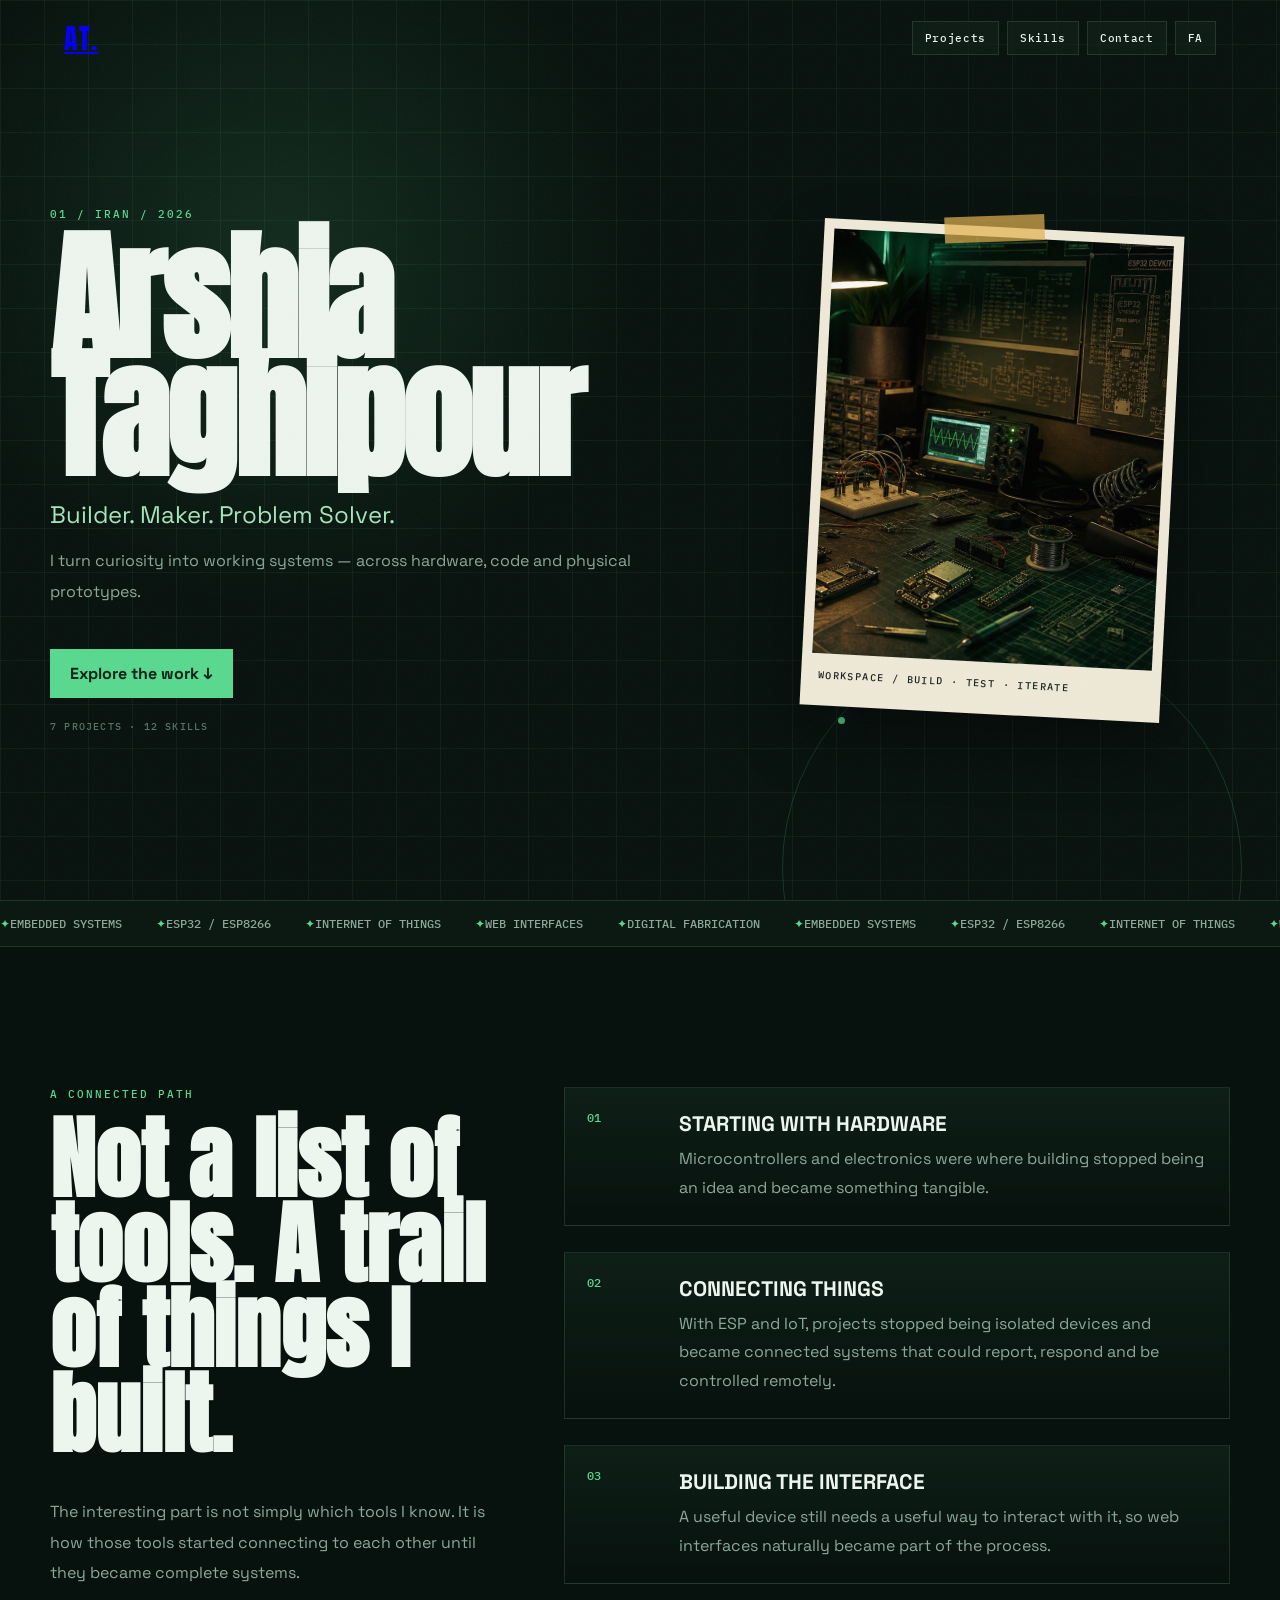
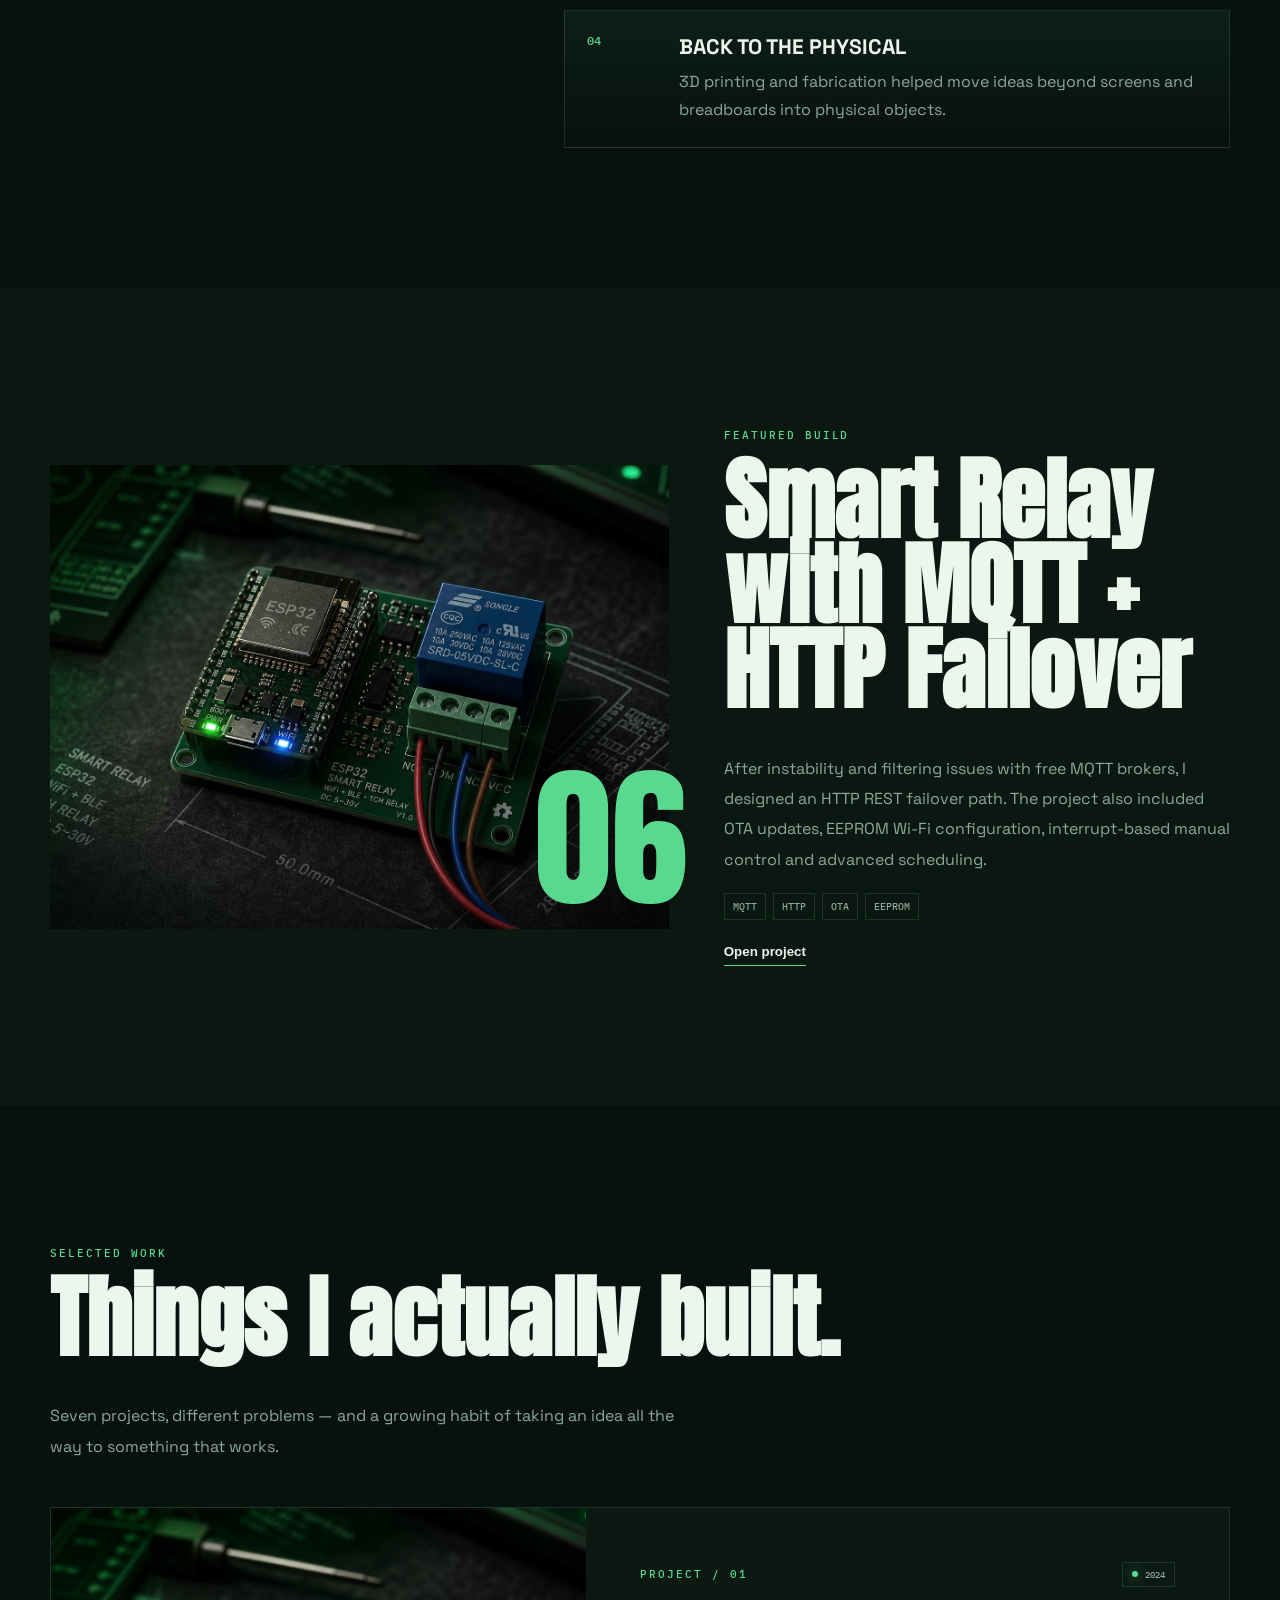
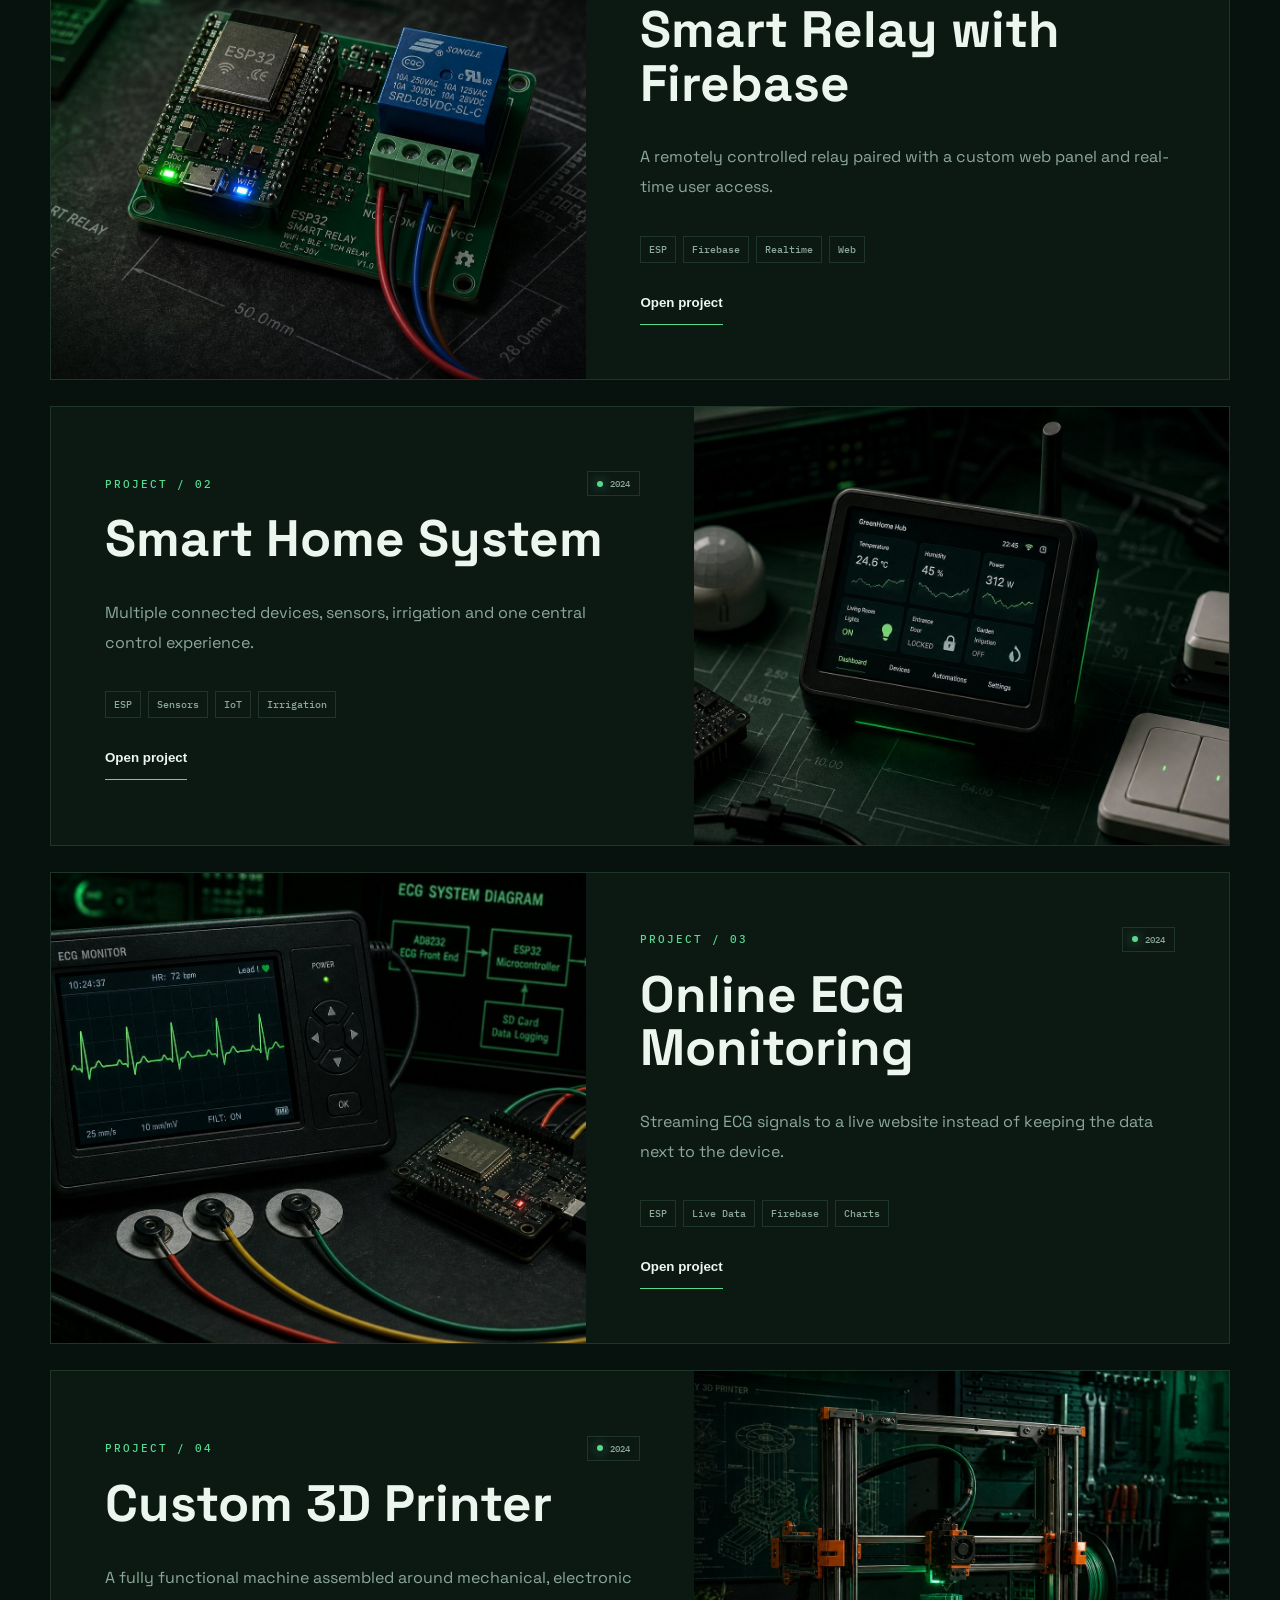
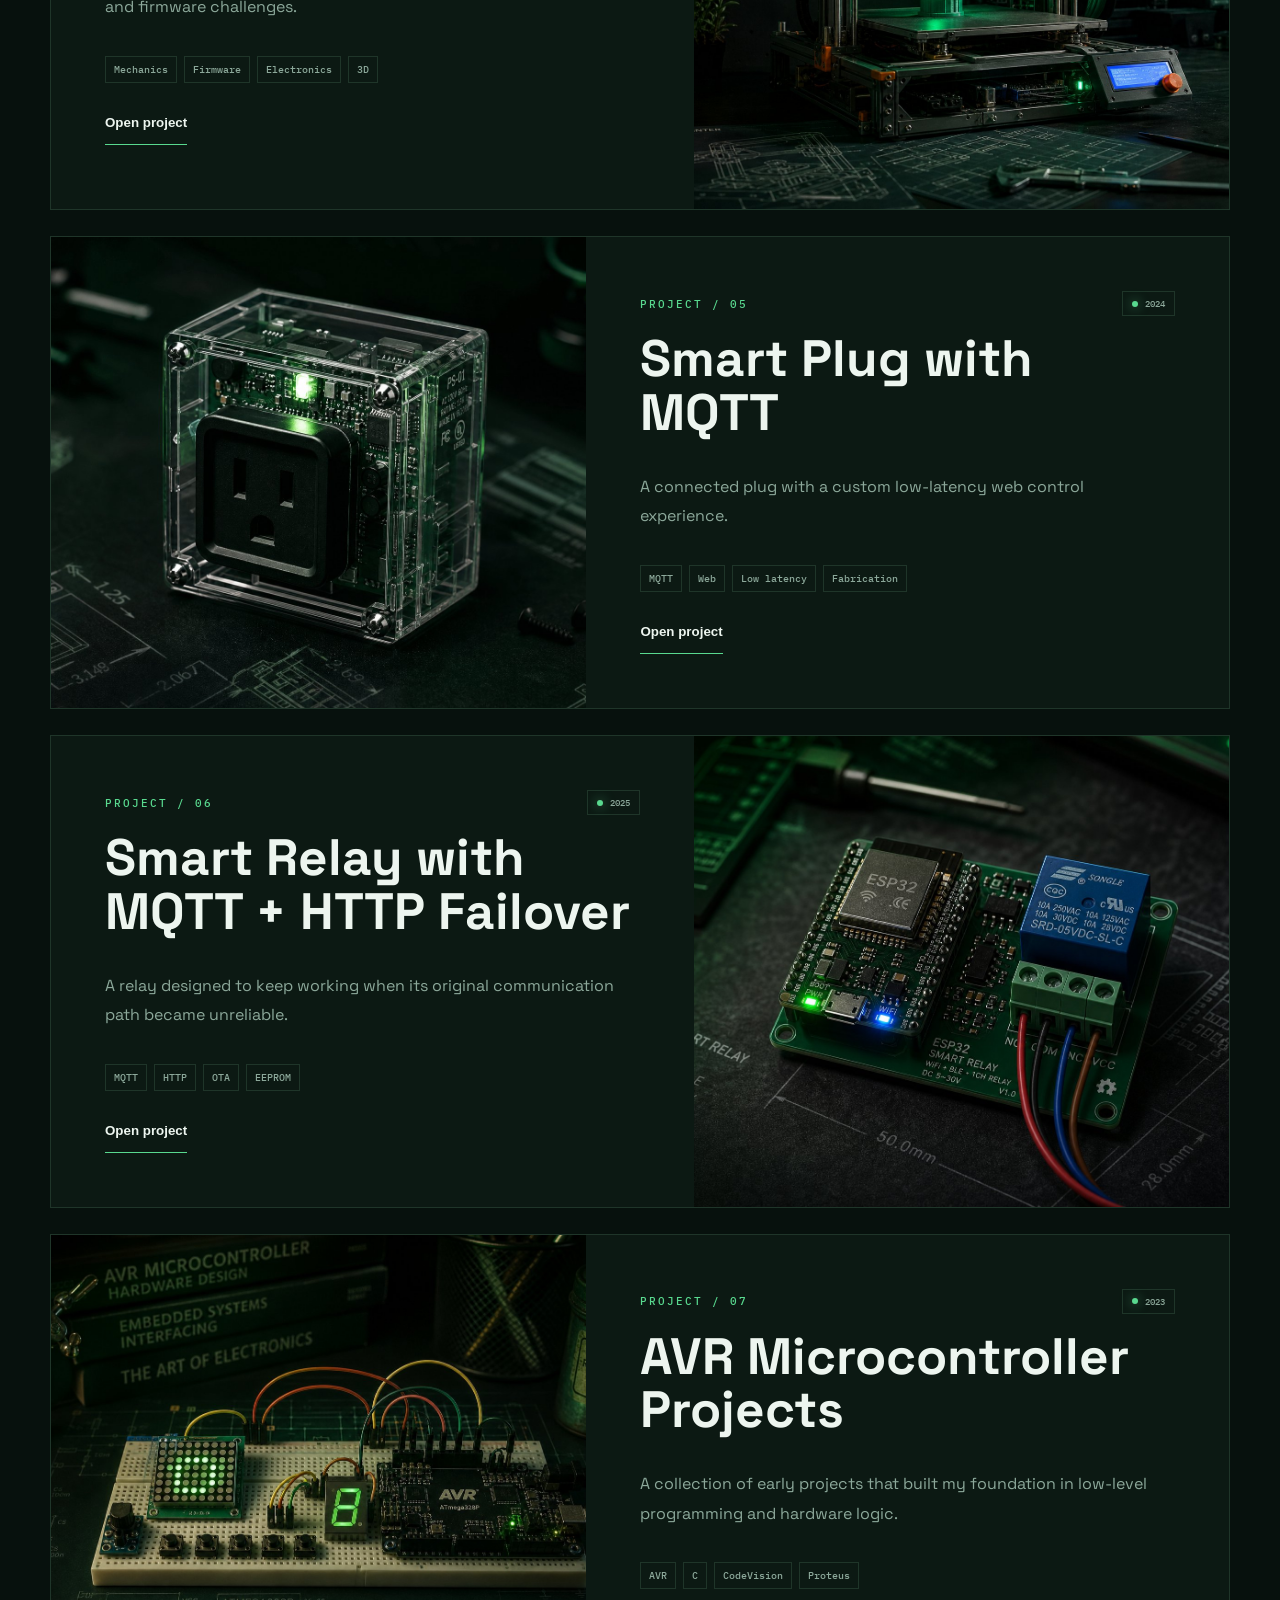
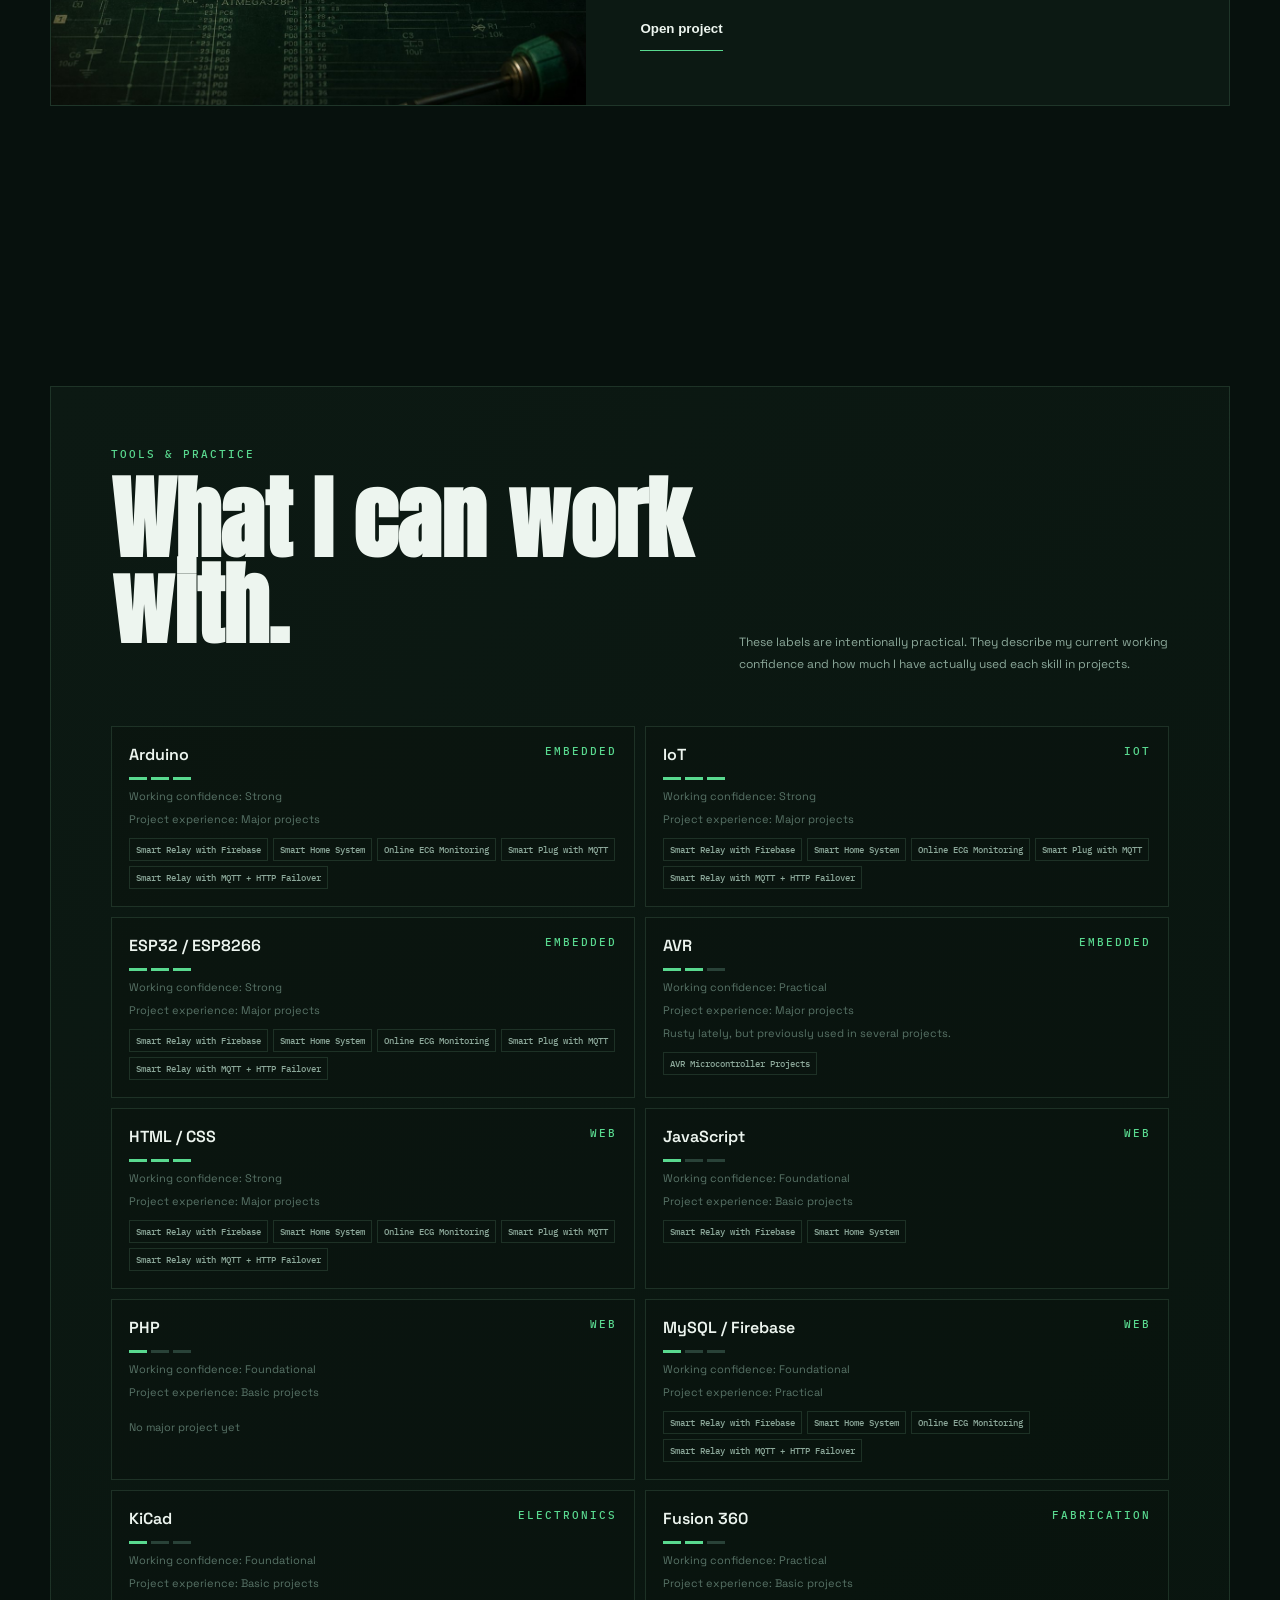
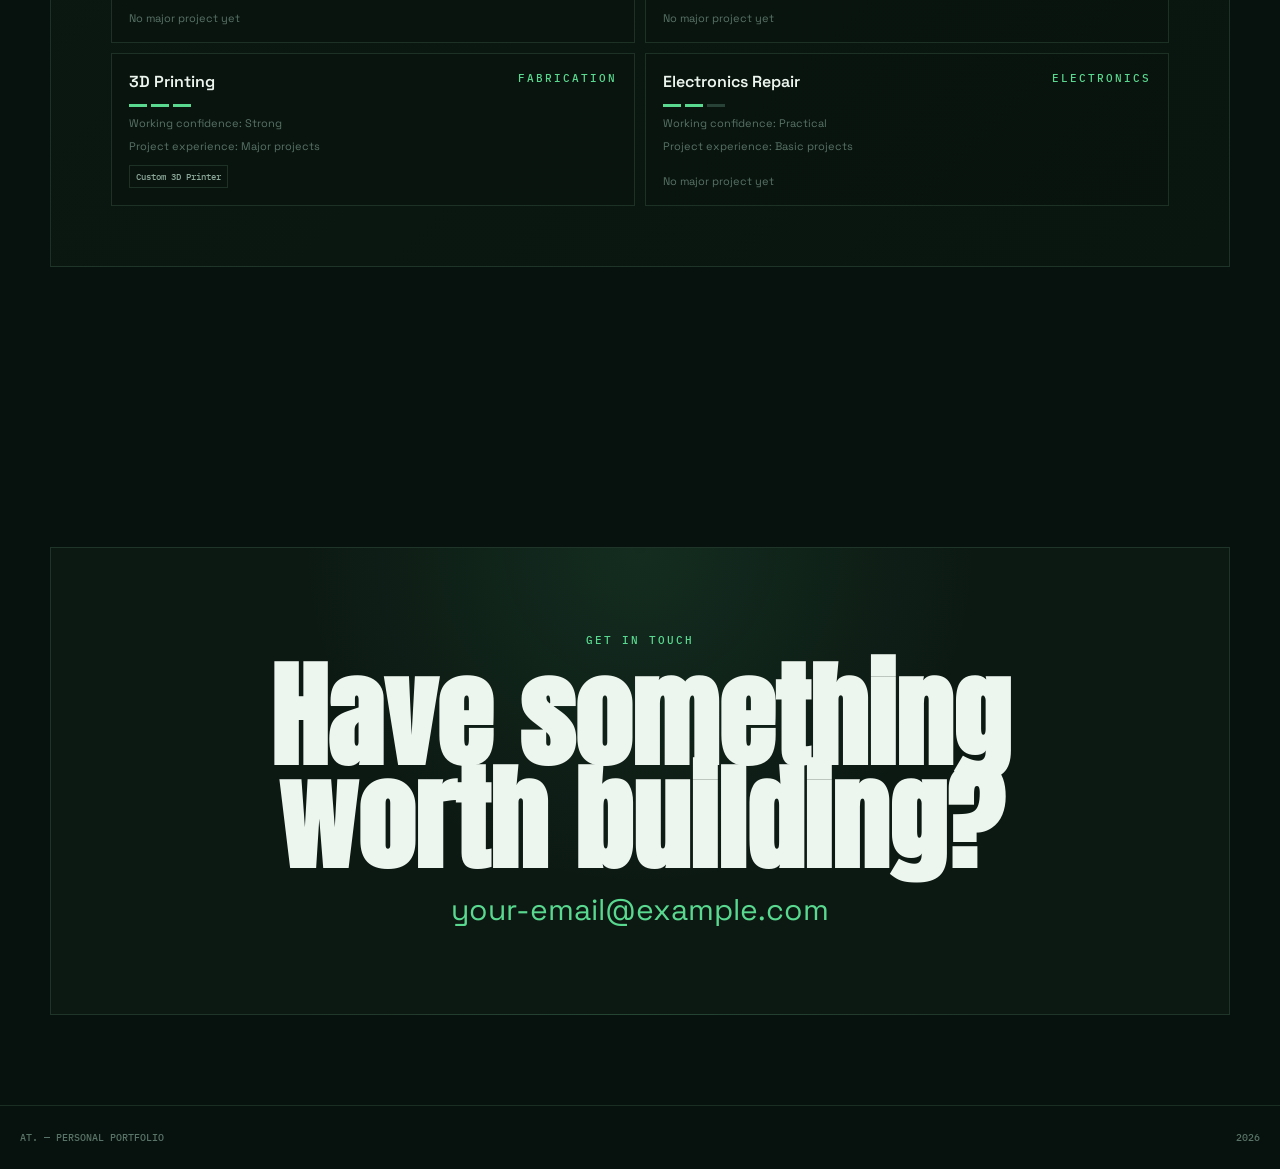
<file: index.html>
<!doctype html>
<html lang="en" dir="ltr">
<head>
  <meta charset="UTF-8">
  <meta name="viewport" content="width=device-width,initial-scale=1,viewport-fit=cover">
  <meta name="theme-color" content="#07110d">
  <meta name="description" content="Arshia Taghipour — embedded systems, IoT, web interfaces and digital fabrication.">
  <title>Arshia Taghipour — Portfolio</title>
  <link rel="preconnect" href="https://fonts.googleapis.com">
  <link rel="preconnect" href="https://fonts.gstatic.com" crossorigin>
  <link href="https://fonts.googleapis.com/css2?family=Anton&family=IBM+Plex+Mono:wght@400;500;600&family=Space+Grotesk:wght@400;500;600;700&family=Vazirmatn:wght@400;500;600;700;800;900&display=swap" rel="stylesheet">
  <link rel="stylesheet" href="assets/css/style.css">
</head>
<body>
  <div class="grain"></div>
  <div class="scroll-progress" id="scrollProgress"></div>
  <header class="site-nav" id="nav"></header>
  <main id="app" aria-live="polite"></main>
  <nav class="mobile-nav" id="mobileNav" aria-label="Mobile navigation"></nav>
  <div class="project-modal" id="projectModal" aria-hidden="true"></div>
  <script src="assets/js/app.js"></script>
</body>
</html>
</file>
<file: assets/css/style.css>
:root{--bg:#07110d;--panel:#0c1913;--panel2:#10221a;--text:#edf5ef;--muted:#8ca89a;--faint:#587367;--accent:#59d98f;--accent2:#a4e6bb;--line:rgba(140,213,169,.15);--paper:#efe9d8;--ink:#17231c;--grid:rgba(96,184,133,.08)}
*{box-sizing:border-box}html{scroll-behavior:smooth}body{margin:0;background:var(--bg);color:var(--text);font-family:'Space Grotesk','Vazirmatn',sans-serif;overflow-x:hidden}body[dir=rtl]{font-family:'Vazirmatn',sans-serif}.grain{position:fixed;inset:0;pointer-events:none;z-index:50;opacity:.04;background-image:url("data:image/svg+xml,%3Csvg xmlns='http://www.w3.org/2000/svg' width='120' height='120'%3E%3Cfilter id='n'%3E%3CfeTurbulence type='fractalNoise' baseFrequency='.9' numOctaves='2' stitchTiles='stitch'/%3E%3C/filter%3E%3Crect width='100%25' height='100%25' filter='url(%23n)'/%3E%3C/svg%3E")}.progress{position:fixed;top:0;left:0;height:3px;width:0;background:var(--accent);z-index:100}.nav{position:fixed;top:0;inset-inline:0;height:76px;z-index:40;display:flex;align-items:center;justify-content:space-between;padding:0 clamp(18px,5vw,64px);border-bottom:1px solid transparent;transition:.3s}.nav.scrolled{background:rgba(7,17,13,.82);backdrop-filter:blur(18px);border-color:var(--line)}.logo{font-family:'Anton',sans-serif;font-size:28px;letter-spacing:1px}.nav-actions{display:flex;gap:10px;align-items:center}.icon-btn,.lang-btn{border:1px solid var(--line);background:rgba(15,31,23,.7);color:var(--text);padding:9px 12px;cursor:pointer;font:500 11px 'IBM Plex Mono',monospace;letter-spacing:.08em}.hero{min-height:100svh;display:grid;place-items:center;position:relative;padding:110px 20px 70px;overflow:hidden;background-image:linear-gradient(var(--grid) 1px,transparent 1px),linear-gradient(90deg,var(--grid) 1px,transparent 1px);background-size:44px 44px}.hero:before{content:"";position:absolute;width:60vw;height:60vw;max-width:900px;max-height:900px;border-radius:50%;background:radial-gradient(circle,rgba(89,217,143,.13),transparent 66%);top:-15%;left:-8%}.hero-inner{width:min(1180px,100%);display:grid;grid-template-columns:1.15fr .85fr;gap:60px;align-items:center;position:relative}.eyebrow,.mono{font:500 11px 'IBM Plex Mono','Vazirmatn',monospace;letter-spacing:.18em;text-transform:uppercase;color:var(--accent)}h1{font-family:'Anton','Vazirmatn',sans-serif;font-size:clamp(68px,11vw,156px);line-height:.84;letter-spacing:-.02em;margin:18px 0 24px;max-width:850px}body[dir=rtl] h1{font-family:'Vazirmatn',sans-serif;font-weight:800;font-size:clamp(52px,8vw,108px);line-height:1}.role{font-size:clamp(17px,2vw,24px);color:var(--accent2);margin:0 0 12px}.lead{max-width:650px;color:var(--muted);font-size:16px;line-height:1.9}.hero-cta{display:inline-flex;margin-top:26px;padding:13px 19px;border:1px solid var(--accent);background:var(--accent);color:#062016;text-decoration:none;font-weight:700}.polaroid{background:var(--paper);padding:10px 10px 24px;color:var(--ink);transform:rotate(3deg);box-shadow:0 28px 60px rgba(0,0,0,.45);max-width:360px;margin:auto}.polaroid img{display:block;width:100%;aspect-ratio:4/5;object-fit:cover}.polaroid small{display:block;margin:15px 7px 0;font:500 10px 'IBM Plex Mono',monospace;letter-spacing:.14em}.tape{position:absolute;width:100px;height:26px;background:rgba(227,178,77,.7);transform:translate(110px,-21px) rotate(-5deg)}.section{padding:clamp(75px,11vw,140px) 20px;position:relative}.wrap{width:min(1180px,100%);margin:auto}.section-title{font-family:'Anton','Vazirmatn',sans-serif;font-size:clamp(46px,7vw,92px);line-height:.95;margin:16px 0 40px}.section-title.fa-title{font-family:'Vazirmatn',sans-serif;font-weight:800;line-height:1.15}.ticker{overflow:hidden;border-block:1px solid var(--line);padding:15px 0;background:var(--panel)}.ticker-track{display:flex;width:max-content;gap:34px;animation:marquee 28s linear infinite}.ticker-item{font:500 12px 'IBM Plex Mono','Vazirmatn',monospace;color:var(--muted);white-space:nowrap}.ticker-dot{color:var(--accent)}@keyframes marquee{to{transform:translateX(-50%)}}.story-grid{display:grid;grid-template-columns:.8fr 1.2fr;gap:70px;align-items:start}.story-sticky{position:sticky;top:120px}.story-card{border-left:1px solid var(--line);padding-left:26px;margin-bottom:35px}.story-card h3{margin:0 0 9px;font-size:18px}.story-card p{margin:0;color:var(--muted);line-height:1.8}.journey{display:grid;gap:26px}.journey-step{display:grid;grid-template-columns:72px 1fr;gap:20px;padding:22px;border:1px solid var(--line);background:linear-gradient(180deg,rgba(16,34,26,.8),rgba(7,17,13,.5));transition:.35s}.journey-step:hover{transform:translateY(-3px);border-color:rgba(89,217,143,.5)}.step-no{font:500 12px 'IBM Plex Mono',monospace;color:var(--accent)}.journey-step h3{margin:0 0 8px;font-size:21px}.journey-step p{margin:0;color:var(--muted);line-height:1.8}.featured{min-height:90svh;display:grid;place-items:center;background:#0b1711;overflow:hidden}.featured-grid{display:grid;grid-template-columns:1.1fr .9fr;gap:55px;align-items:center}.featured-image{position:relative}.featured-image img{width:100%;display:block;aspect-ratio:4/3;object-fit:cover;filter:saturate(.85)}.featured-index{position:absolute;bottom:-25px;right:-18px;font:400 clamp(80px,12vw,170px) 'Anton';color:var(--accent)}.project-stage{display:grid;gap:22px}.project{display:grid;grid-template-columns:1fr 1.2fr;min-height:440px;border:1px solid var(--line);background:var(--panel);overflow:hidden}.project:nth-child(even){grid-template-columns:1.2fr 1fr}.project:nth-child(even) .project-media{order:2}.project-media{position:relative;overflow:hidden}.project-media img{width:100%;height:100%;min-height:330px;object-fit:cover;transition:transform .6s}.project:hover img{transform:scale(1.04)}.project-content{padding:clamp(26px,5vw,54px);display:flex;flex-direction:column;justify-content:center}.project-number{font:500 11px 'IBM Plex Mono',monospace;color:var(--accent);letter-spacing:.18em}.project h3{font-size:clamp(28px,4vw,54px);margin:16px 0;line-height:1.05}.project p{color:var(--muted);line-height:1.85}.tags{display:flex;flex-wrap:wrap;gap:7px;margin-top:18px}.tag{border:1px solid var(--line);padding:6px 8px;color:var(--muted);font:500 10px 'IBM Plex Mono',monospace}.open-project{align-self:flex-start;margin-top:24px;background:none;border:0;border-bottom:1px solid var(--accent);color:var(--text);padding:0 0 6px;cursor:pointer;font-weight:700}.skills-shell{border:1px solid var(--line);background:linear-gradient(135deg,var(--panel),#09150f);padding:clamp(22px,5vw,60px)}.skills-head{display:flex;justify-content:space-between;gap:25px;align-items:end;margin-bottom:38px}.legend{color:var(--muted);font-size:12px;line-height:1.8;max-width:430px}.skill-grid{display:grid;grid-template-columns:repeat(2,1fr);gap:10px}.skill{padding:17px;border:1px solid var(--line);background:rgba(5,12,9,.2)}.skill-top{display:flex;justify-content:space-between;gap:12px}.skill-name{font-weight:600}.skill-bars{display:flex;gap:4px;margin-top:12px}.bar{width:18px;height:3px;background:#294238}.bar.active{background:var(--accent)}.skill small{display:block;margin-top:9px;color:var(--faint);font-size:11px}.contact{padding-bottom:90px}.contact-box{border:1px solid var(--line);padding:clamp(35px,7vw,85px);text-align:center;background:radial-gradient(circle at 50% 0,rgba(89,217,143,.1),transparent 45%),var(--panel)}.contact-box h2{font-family:'Anton','Vazirmatn',sans-serif;font-size:clamp(50px,9vw,120px);line-height:.9;margin:18px auto;max-width:900px}.contact-box a{color:var(--accent);font-size:clamp(18px,3vw,30px);text-decoration:none}.footer{padding:25px 20px;border-top:1px solid var(--line);color:var(--faint);font:500 10px 'IBM Plex Mono','Vazirmatn',monospace;display:flex;justify-content:space-between;gap:20px}.reveal{opacity:0;transform:translateY(24px);transition:opacity .7s ease,transform .7s ease}.reveal.visible{opacity:1;transform:none}.modal{position:fixed;inset:0;background:rgba(0,0,0,.72);z-index:80;display:none;place-items:center;padding:20px;backdrop-filter:blur(12px)}.modal.open{display:grid}.modal-card{width:min(780px,100%);max-height:88svh;overflow:auto;background:var(--panel);border:1px solid var(--line)}.modal-card img{width:100%;height:min(36vh,310px);object-fit:cover}.modal-body{padding:30px}.modal-close{float:right;border:1px solid var(--line);background:none;color:var(--text);padding:8px 12px;cursor:pointer}.modal-body h2{font-size:clamp(30px,5vw,58px);margin:18px 0}.modal-body p{color:var(--muted);line-height:2}
@media(max-width:760px){.nav{height:64px;padding:0 16px}.nav .logo{font-size:23px}.hero{padding:95px 18px 60px;min-height:100svh}.hero-inner,.featured-grid,.story-grid{grid-template-columns:1fr;gap:38px}.hero-visual{order:-1}.polaroid{max-width:220px;transform:rotate(2deg)}h1{font-size:clamp(58px,18vw,94px)}body[dir=rtl] h1{font-size:clamp(44px,12vw,70px)}.lead{font-size:14px}.story-sticky{position:static}.journey-step{grid-template-columns:46px 1fr;padding:18px}.featured{min-height:auto}.project,.project:nth-child(even){grid-template-columns:1fr;min-height:0}.project:nth-child(even) .project-media{order:0}.project-media img{min-height:250px;height:250px}.project-content{padding:28px 22px}.skill-grid{grid-template-columns:1fr}.skills-head{display:block}.legend{margin-top:15px}.section{padding:75px 16px}.footer{flex-direction:column}.ticker-track{animation-duration:20s}.contact-box{padding:55px 20px}.tape{transform:translate(55px,-21px) rotate(-5deg)}}
@media(prefers-reduced-motion:reduce){*,*:before,*:after{animation-duration:.01ms!important;scroll-behavior:auto!important}.reveal{opacity:1;transform:none}}
/* v3 refinements: mobile-first interactions and connected project experience */
body.modal-open{overflow:hidden}.site-nav{position:fixed;top:0;inset-inline:0;height:76px;z-index:40;display:flex;align-items:center;justify-content:space-between;padding:0 clamp(18px,5vw,64px);border-bottom:1px solid transparent;transition:.3s}.site-nav.scrolled{background:rgba(7,17,13,.84);backdrop-filter:blur(18px);border-color:var(--line)}.site-nav .brand{font-family:'Anton',sans-serif;font-size:28px;letter-spacing:1px}.site-nav .nav-actions{display:flex;gap:8px;align-items:center}.nav-link,.lang-btn{border:1px solid var(--line);background:rgba(15,31,23,.7);color:var(--text);padding:9px 12px;cursor:pointer;font:500 11px 'IBM Plex Mono','Vazirmatn',monospace;letter-spacing:.06em;text-decoration:none}.nav-link:hover,.lang-btn:hover{border-color:rgba(89,217,143,.6)}.scroll-progress{position:fixed;top:0;inset-inline-start:0;height:3px;width:0;background:var(--accent);z-index:100}.hero-orbit{position:absolute;width:min(38vw,460px);aspect-ratio:1;border:1px solid rgba(89,217,143,.18);border-radius:50%;inset-inline-end:3%;bottom:-22%;pointer-events:none}.hero-orbit:before,.hero-orbit:after{content:"";position:absolute;border-radius:50%;background:var(--accent);box-shadow:0 0 25px rgba(89,217,143,.6)}.hero-orbit:before{width:7px;height:7px;top:17%;left:12%}.hero-orbit:after{width:4px;height:4px;bottom:22%;right:10%}.project-stage{gap:26px}.project{position:relative}.project:before{content:"";position:absolute;inset-inline-start:0;top:0;width:3px;height:100%;background:var(--accent);transform:scaleY(0);transform-origin:bottom;transition:.45s;z-index:2}.project:hover:before{transform:scaleY(1)}.project-content .open-project{min-height:38px}.skill{transition:border-color .25s,transform .25s}.skill:hover{border-color:rgba(89,217,143,.5);transform:translateY(-2px)}.skill-meta{display:flex;justify-content:space-between;gap:12px;align-items:center}.skill-projects{margin-top:12px;display:flex;flex-wrap:wrap;gap:5px}.skill-projects button{background:none;border:1px solid var(--line);color:var(--muted);font:500 9px 'IBM Plex Mono',monospace;padding:5px 6px;cursor:pointer}.skill-projects button:hover{color:var(--accent);border-color:var(--accent)}.project-modal{position:fixed;inset:0;background:rgba(0,0,0,.78);z-index:80;display:none;place-items:center;padding:20px;backdrop-filter:blur(14px)}.project-modal.open{display:grid}.modal-card{width:min(880px,100%);max-height:90svh;overflow:auto;background:var(--panel);border:1px solid var(--line);box-shadow:0 30px 100px rgba(0,0,0,.55)}.modal-hero{position:relative}.modal-card img{width:100%;height:min(42vh,360px);object-fit:cover;display:block}.modal-body{padding:clamp(22px,5vw,46px)}.modal-close{position:absolute;top:14px;inset-inline-end:14px;width:42px;height:42px;border:1px solid rgba(255,255,255,.22);border-radius:50%;background:rgba(7,17,13,.7);color:var(--text);font-size:26px;cursor:pointer}.modal-body h2{font-size:clamp(32px,6vw,64px);line-height:1;margin:18px 0}.modal-body>p{color:var(--muted);line-height:2;font-size:15px}.modal-highlights{margin:28px 0 0;padding:0;list-style:none;display:grid;gap:12px}.modal-highlights li{display:flex;gap:10px;align-items:flex-start;padding-top:12px;border-top:1px solid var(--line);color:var(--text);line-height:1.7}.modal-highlights li:before{content:'↗';color:var(--accent);font-family:'IBM Plex Mono',monospace}.mobile-nav{display:none}.project-counter{font:500 10px 'IBM Plex Mono',monospace;color:var(--faint);letter-spacing:.12em;margin-top:22px}.status-pill{display:inline-flex;align-items:center;gap:7px;padding:6px 9px;border:1px solid var(--line);font:500 9px 'IBM Plex Mono','Vazirmatn',monospace;color:var(--muted)}.status-dot{width:6px;height:6px;border-radius:50%;background:var(--accent);box-shadow:0 0 12px rgba(89,217,143,.7)}
@media(max-width:760px){.site-nav{height:64px;padding:0 14px}.site-nav .brand{font-size:23px}.site-nav .nav-link{display:none}.site-nav .nav-actions{gap:6px}.hero-orbit{width:78vw;bottom:-17%;inset-inline-end:-15%}.mobile-nav{display:flex;position:fixed;bottom:max(12px,env(safe-area-inset-bottom));inset-inline:14px;height:58px;z-index:45;align-items:center;justify-content:space-around;padding:5px;background:rgba(9,21,15,.86);border:1px solid var(--line);backdrop-filter:blur(18px);box-shadow:0 12px 40px rgba(0,0,0,.3)}.mobile-nav a{color:var(--muted);text-decoration:none;font:500 10px 'IBM Plex Mono','Vazirmatn',monospace;padding:10px 7px}.mobile-nav a:active{color:var(--accent)}.footer{padding-bottom:94px}.project{border-radius:2px}.project-content{padding:25px 20px}.project-media img{height:230px;min-height:230px}.modal-card{max-height:88svh}.modal-body{padding:25px 20px}.modal-card img{height:32vh}.modal-highlights{font-size:14px}.skill-projects button{font-size:8px}.status-pill{font-size:8px}.hero-inner{padding-bottom:15px}}
</file>
